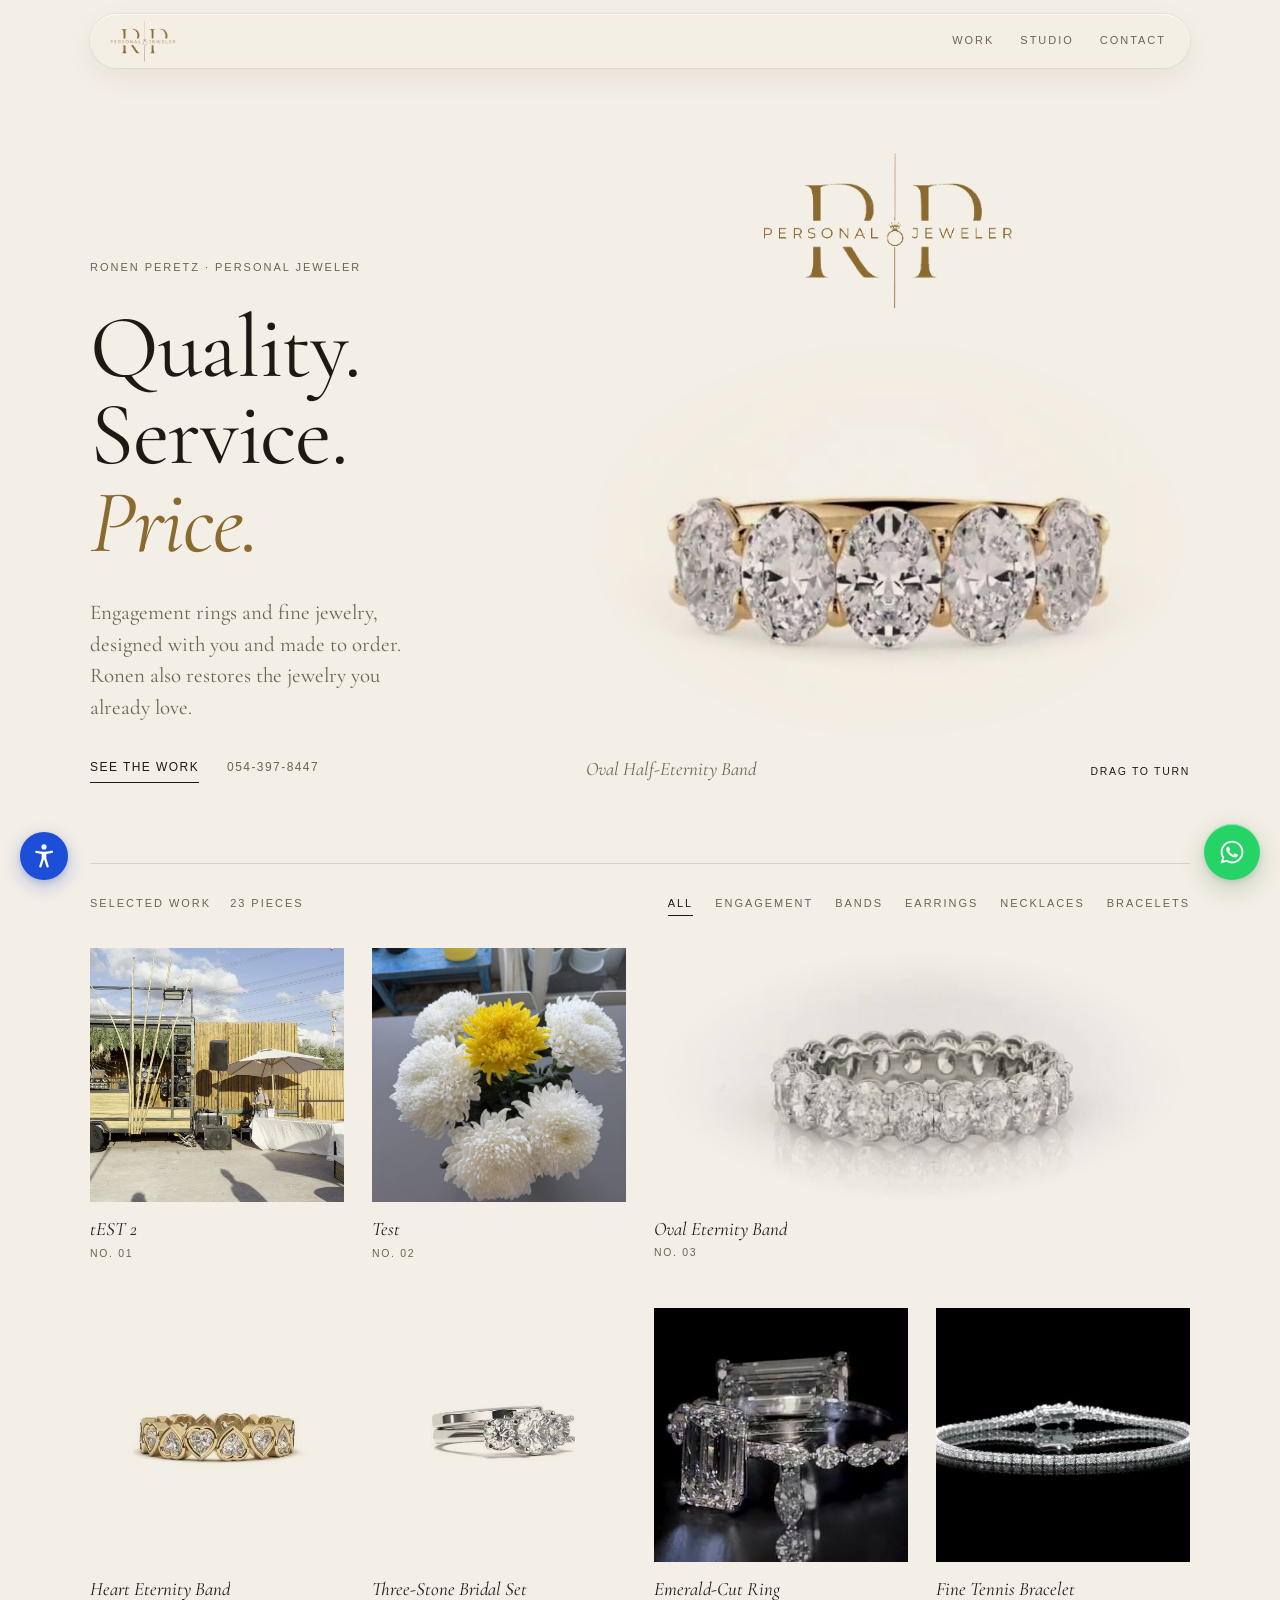
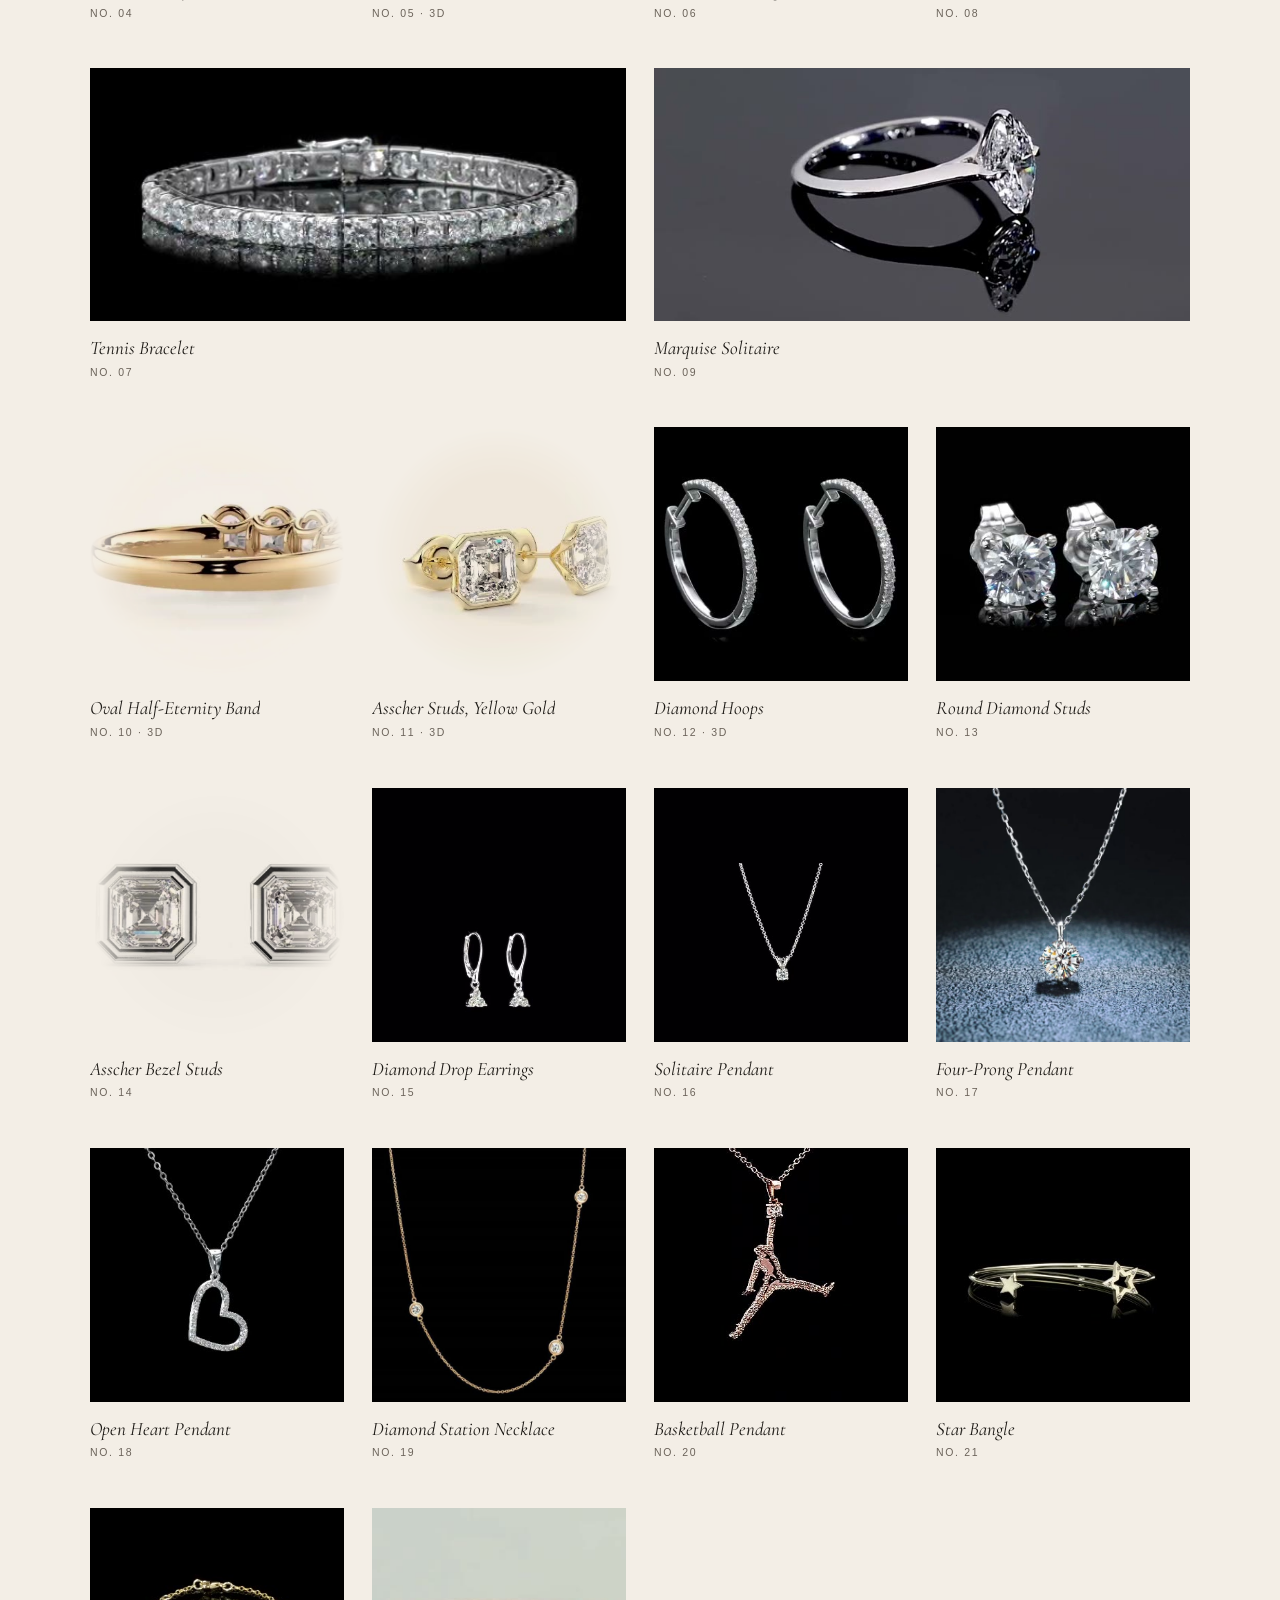
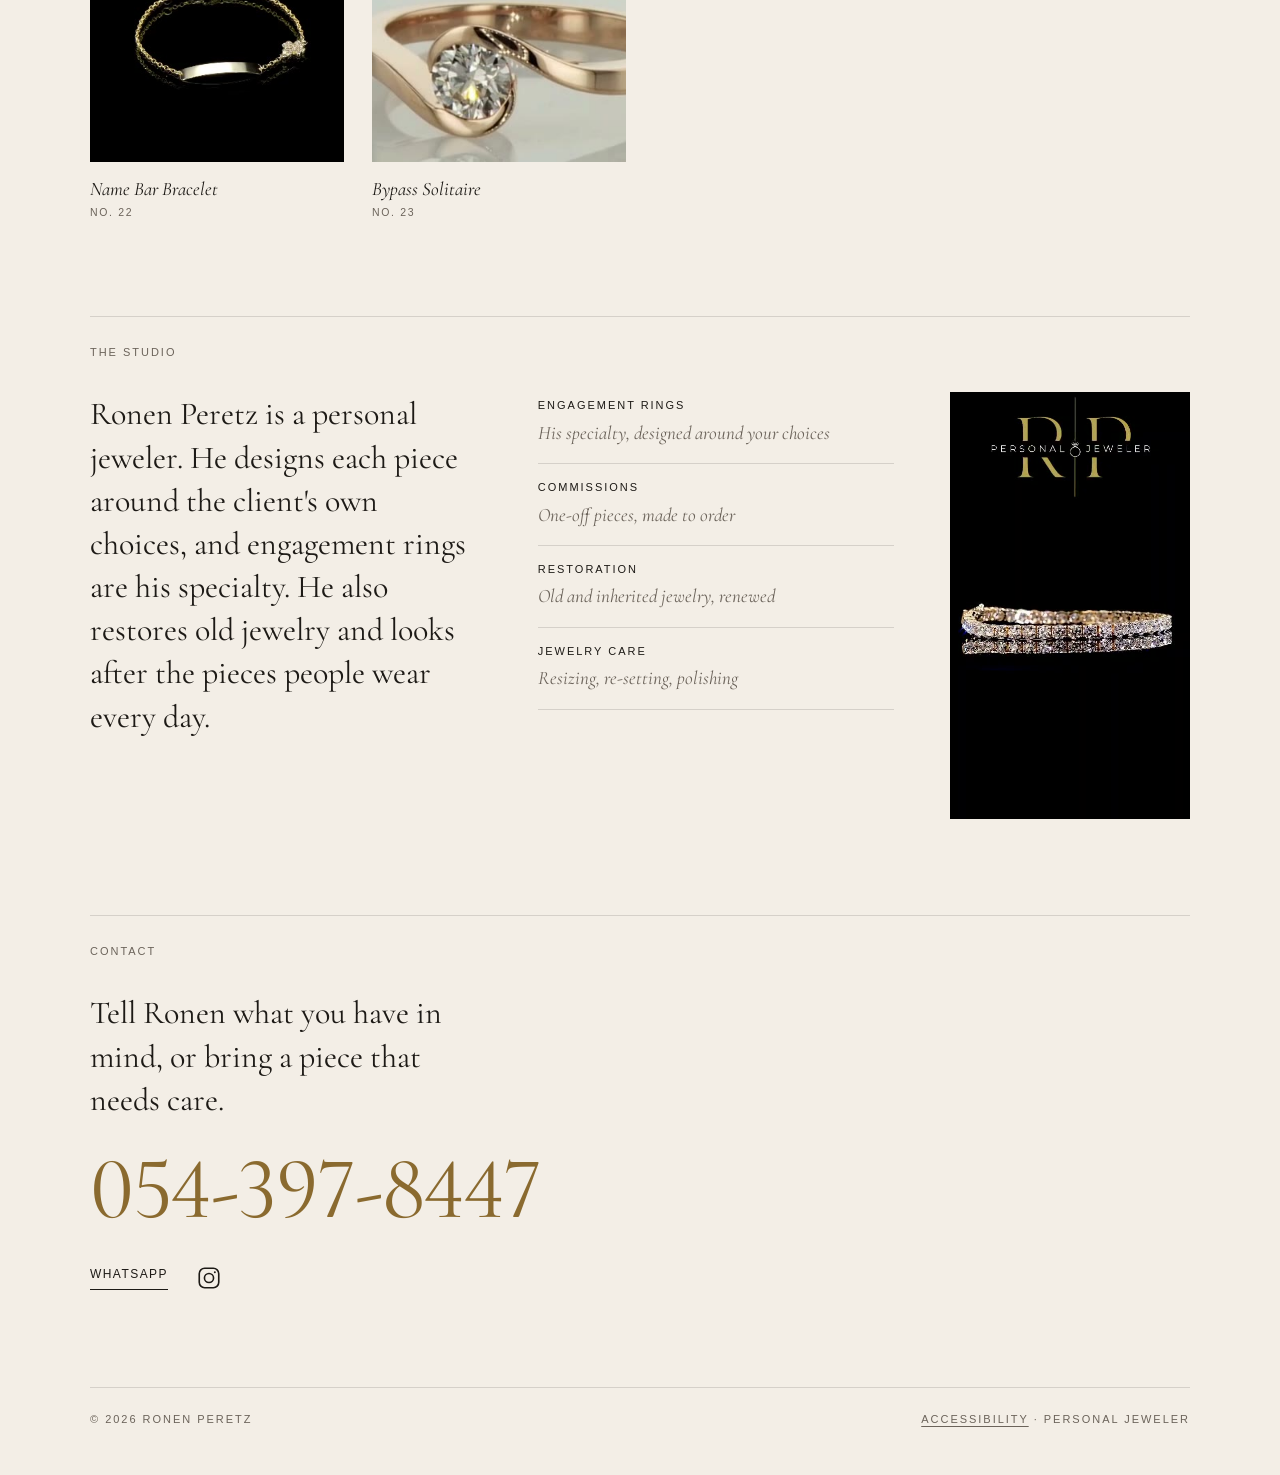
<file: index.html>
<!doctype html>
<html lang="en">
<head>
  <meta charset="utf-8" />
  <meta name="viewport" content="width=device-width, initial-scale=1, viewport-fit=cover" />
  <title>Ronen Peretz · רונן פרץ | Personal Jeweler · תכשיטן אישי</title>
  <meta name="description" content="Ronen Peretz (רונן פרץ), personal jeweler and designer. Engagement rings and fine jewelry designed with you, plus restoration of the pieces you already love. רונן פרץ, תכשיטן ומעצב אישי: טבעות אירוסין, עיצוב אישי, תיקון וחידוש תכשיטים." />
  <meta name="theme-color" content="#f3eee6" />
  <link rel="canonical" href="https://ronenperetz.com/" />
  <meta property="og:type" content="website" />
  <meta property="og:url" content="https://ronenperetz.com/" />
  <meta property="og:site_name" content="Ronen Peretz · רונן פרץ" />
  <meta property="og:title" content="Ronen Peretz · רונן פרץ | Personal Jeweler" />
  <meta property="og:description" content="Quality. Service. Price. Engagement rings and fine jewelry, designed with you and made to order." />
  <meta property="og:image" content="https://ronenperetz.com/assets/media/oval-half-eternity/poster.jpg" />
  <meta property="og:locale" content="en_US" />
  <meta property="og:locale:alternate" content="he_IL" />
  <script type="application/ld+json">
{
  "@context": "https://schema.org",
  "@type": "JewelryStore",
  "name": "Ronen Peretz",
  "alternateName": [
    "רונן פרץ",
    "Ronen Peretz Personal Jeweler",
    "רונן פרץ תכשיטן",
    "RP Personal Jeweler"
  ],
  "description": "Ronen Peretz (רונן פרץ) is a personal jeweler and designer: engagement rings, custom jewelry, restoration and jewelry care.",
  "url": "https://ronenperetz.com/",
  "image": "https://ronenperetz.com/assets/media/oval-half-eternity/poster.jpg",
  "logo": "https://ronenperetz.com/assets/brand/apple-touch-icon.png",
  "telephone": "+972-54-397-8447",
  "address": {
    "@type": "PostalAddress",
    "addressCountry": "IL"
  },
  "sameAs": [
    "https://www.instagram.com/ronen.jewelry/"
  ],
  "knowsAbout": [
    "Engagement rings",
    "Custom jewelry",
    "Jewelry restoration",
    "טבעות אירוסין",
    "עיצוב תכשיטים"
  ]
}
  </script>
  <link rel="icon" href="assets/brand/favicon.png" type="image/png" />
  <link rel="apple-touch-icon" href="assets/brand/apple-touch-icon.png" />
  <link rel="preconnect" href="https://fonts.googleapis.com" />
  <link rel="preconnect" href="https://fonts.gstatic.com" crossorigin />
  <link href="https://fonts.googleapis.com/css2?family=Cormorant+Garamond:ital,wght@0,400;0,500;0,600;1,400;1,500&display=swap" rel="stylesheet" />
  <link rel="stylesheet" href="css/style.css?v=28" />
</head>
<body>
  <a class="skip-link" href="#top">Skip to main content</a>
  <header class="nav">
    <a href="#top" class="mark" aria-label="Ronen Peretz, home"><img src="assets/brand/rp-logo.png" alt="Ronen Peretz, personal jeweler" /></a>
    <nav class="nav-links">
      <a href="#work">Work</a>
      <a href="#studio">Studio</a>
      <a href="#contact">Contact</a>
    </nav>
  </header>

  <main id="top">
    <section class="hero">
      <div class="hero-text">
        <p class="kicker in" style="--d:0" data-site="eyebrow">Ronen Peretz · Personal jeweler</p>
        <h1 class="in" style="--d:1" data-site="headline">Quality. Service. <em>Price.</em></h1>
        <p class="lede in" style="--d:2" data-site="tagline"></p>
        <div class="links in" style="--d:3">
          <a href="#work">See the work</a>
          <a class="quiet" id="hero-phone" href="#contact"></a>
        </div>
      </div>
      <figure class="hero-figure in" style="--d:1">
        <img class="hero-logo" src="assets/brand/rp-logo.png" alt="" />
        <!-- 3D view: frames of one full turn, drawn by the Spinner in main.js -->
        <div class="spinner light" id="hero-spin"></div>
        <figcaption>
          <button class="caption-link" id="hero-open"><span id="hero-caption"></span></button>
          <b class="spin-hint" aria-hidden="true">Drag to turn</b>
        </figcaption>
      </figure>
    </section>

    <section id="work" class="section">
      <div class="section-head">
        <h2 class="label">Selected work <span class="count" id="work-count"></span></h2>
        <div class="filters" role="group" aria-label="Filter by category" id="filters"></div>
      </div>
      <div class="grid" id="grid"></div>
    </section>

    <section id="studio" class="section studio">
      <h2 class="label">The studio</h2>
      <div class="studio-body">
        <p class="studio-text" data-site="about"></p>
        <dl class="services">
          <div><dt>Engagement rings</dt><dd>His specialty, designed around your choices</dd></div>
          <div><dt>Commissions</dt><dd>One-off pieces, made to order</dd></div>
          <div><dt>Restoration</dt><dd>Old and inherited jewelry, renewed</dd></div>
          <div><dt>Jewelry care</dt><dd>Resizing, re-setting, polishing</dd></div>
        </dl>
        <figure class="film">
          <video id="film" muted playsinline loop preload="none" aria-label="Short film of a diamond tennis bracelet"></video>
        </figure>
      </div>
    </section>

    <section id="contact" class="section contact">
      <h2 class="label">Contact</h2>
      <p class="contact-line">Tell Ronen what you have in mind, or bring a piece that needs care.</p>
      <a class="phone" id="contact-phone" href="#"></a>
      <div class="links" id="contact-links"></div>
    </section>
  </main>

  <footer class="footer">
    <span>© <span id="year"></span> <span data-site="name">Ronen Peretz</span></span>
    <span><a href="accessibility.html">Accessibility</a> · Personal jeweler</span>
  </footer>

  <!-- Accessibility menu: built into the site, no third-party plugin -->
  <button class="a11y-fab" id="a11y-fab" type="button" aria-expanded="false" aria-controls="a11y-panel" aria-label="Accessibility options">
    <svg viewBox="0 0 24 24" width="28" height="28" aria-hidden="true" fill="currentColor"><circle cx="12" cy="4.2" r="2.2"/><path d="M4.5 8.2a1 1 0 0 1 1.2-.7c2.1.5 4.2.8 6.3.8s4.2-.3 6.3-.8a1 1 0 1 1 .5 1.9c-1.6.4-3.3.7-4.8.8v3.9l2 6.4a1 1 0 1 1-1.9.6L12.2 15h-.4l-1.9 6.1a1 1 0 1 1-1.9-.6l2-6.4V10.2c-1.6-.1-3.2-.4-4.8-.8a1 1 0 0 1-.7-1.2Z"/></svg>
  </button>
  <div class="a11y-panel" id="a11y-panel" role="dialog" aria-label="Accessibility options" hidden>
    <div class="a11y-head">
      <p class="label">Accessibility</p>
      <button type="button" class="a11y-close" data-a11y-close aria-label="Close accessibility options">
        <svg viewBox="0 0 24 24" width="14" height="14" aria-hidden="true"><path d="M6 6l12 12M18 6L6 18" stroke="currentColor" stroke-width="1.6" stroke-linecap="round"/></svg>
      </button>
    </div>
    <button type="button" data-a11y="pause" aria-pressed="false">Pause animation</button>
    <button type="button" data-a11y="text" aria-pressed="false">Larger text</button>
    <button type="button" data-a11y="contrast" aria-pressed="false">Higher contrast</button>
    <button type="button" data-a11y="links" aria-pressed="false">Underline links</button>
    <button type="button" data-a11y="font" aria-pressed="false">Plain font</button>
    <div class="a11y-foot">
      <button type="button" data-a11y-reset>Reset</button>
      <a href="accessibility.html">Accessibility statement</a>
    </div>
  </div>

  <!-- Floating WhatsApp button (href set from SITE.contact in main.js) -->
  <a class="wa-fab" id="wa-fab" target="_blank" rel="noopener" aria-label="Chat on WhatsApp" hidden>
    <svg viewBox="0 0 32 32" width="28" height="28" aria-hidden="true"><path fill="currentColor" d="M16.04 3C8.86 3 3.03 8.82 3.03 16c0 2.3.6 4.54 1.75 6.52L3 29l6.65-1.74A12.95 12.95 0 0 0 16.04 29C23.2 29 29 23.18 29 16S23.2 3 16.04 3Zm0 23.8c-1.98 0-3.92-.53-5.61-1.53l-.4-.24-3.95 1.03 1.05-3.85-.26-.4A10.76 10.76 0 0 1 5.23 16c0-5.96 4.85-10.8 10.81-10.8 5.95 0 10.78 4.84 10.78 10.8 0 5.96-4.83 10.8-10.78 10.8Zm5.92-8.09c-.32-.16-1.92-.95-2.22-1.06-.3-.11-.51-.16-.73.16-.21.32-.84 1.06-1.03 1.27-.19.22-.38.24-.7.08-.32-.16-1.37-.5-2.6-1.6-.96-.86-1.61-1.92-1.8-2.24-.19-.32-.02-.5.14-.66.15-.14.32-.38.49-.57.16-.19.21-.32.32-.54.11-.21.05-.4-.03-.56-.08-.16-.73-1.76-1-2.41-.26-.63-.53-.55-.73-.56h-.62c-.21 0-.56.08-.86.4-.3.32-1.13 1.1-1.13 2.69 0 1.58 1.16 3.12 1.32 3.33.16.22 2.28 3.48 5.53 4.88.77.33 1.37.53 1.84.68.77.25 1.48.21 2.03.13.62-.09 1.92-.78 2.19-1.54.27-.76.27-1.41.19-1.54-.08-.14-.3-.22-.62-.38Z"/></svg>
  </a>

  <!-- Piece detail sheet -->
  <dialog class="sheet" id="sheet" aria-labelledby="sheet-title">
    <button class="close" id="sheet-close" aria-label="Close">
      <svg viewBox="0 0 24 24" width="16" height="16"><path d="M6 6l12 12M18 6L6 18" stroke="currentColor" stroke-width="1.5" stroke-linecap="round"/></svg>
    </button>
    <div class="sheet-media" id="sheet-media"></div>
    <div class="sheet-body">
      <p class="label" id="sheet-meta"></p>
      <h3 id="sheet-title"></h3>
      <p class="sheet-desc" id="sheet-desc"></p>
      <div class="links sheet-actions">
        <a id="sheet-cta" target="_blank" rel="noopener">Ask Ronen about this piece</a>
      </div>
    </div>
  </dialog>

  <script src="js/pieces.js?v=28"></script>
  <script src="js/main.js?v=28"></script>
</body>
</html>
</file>
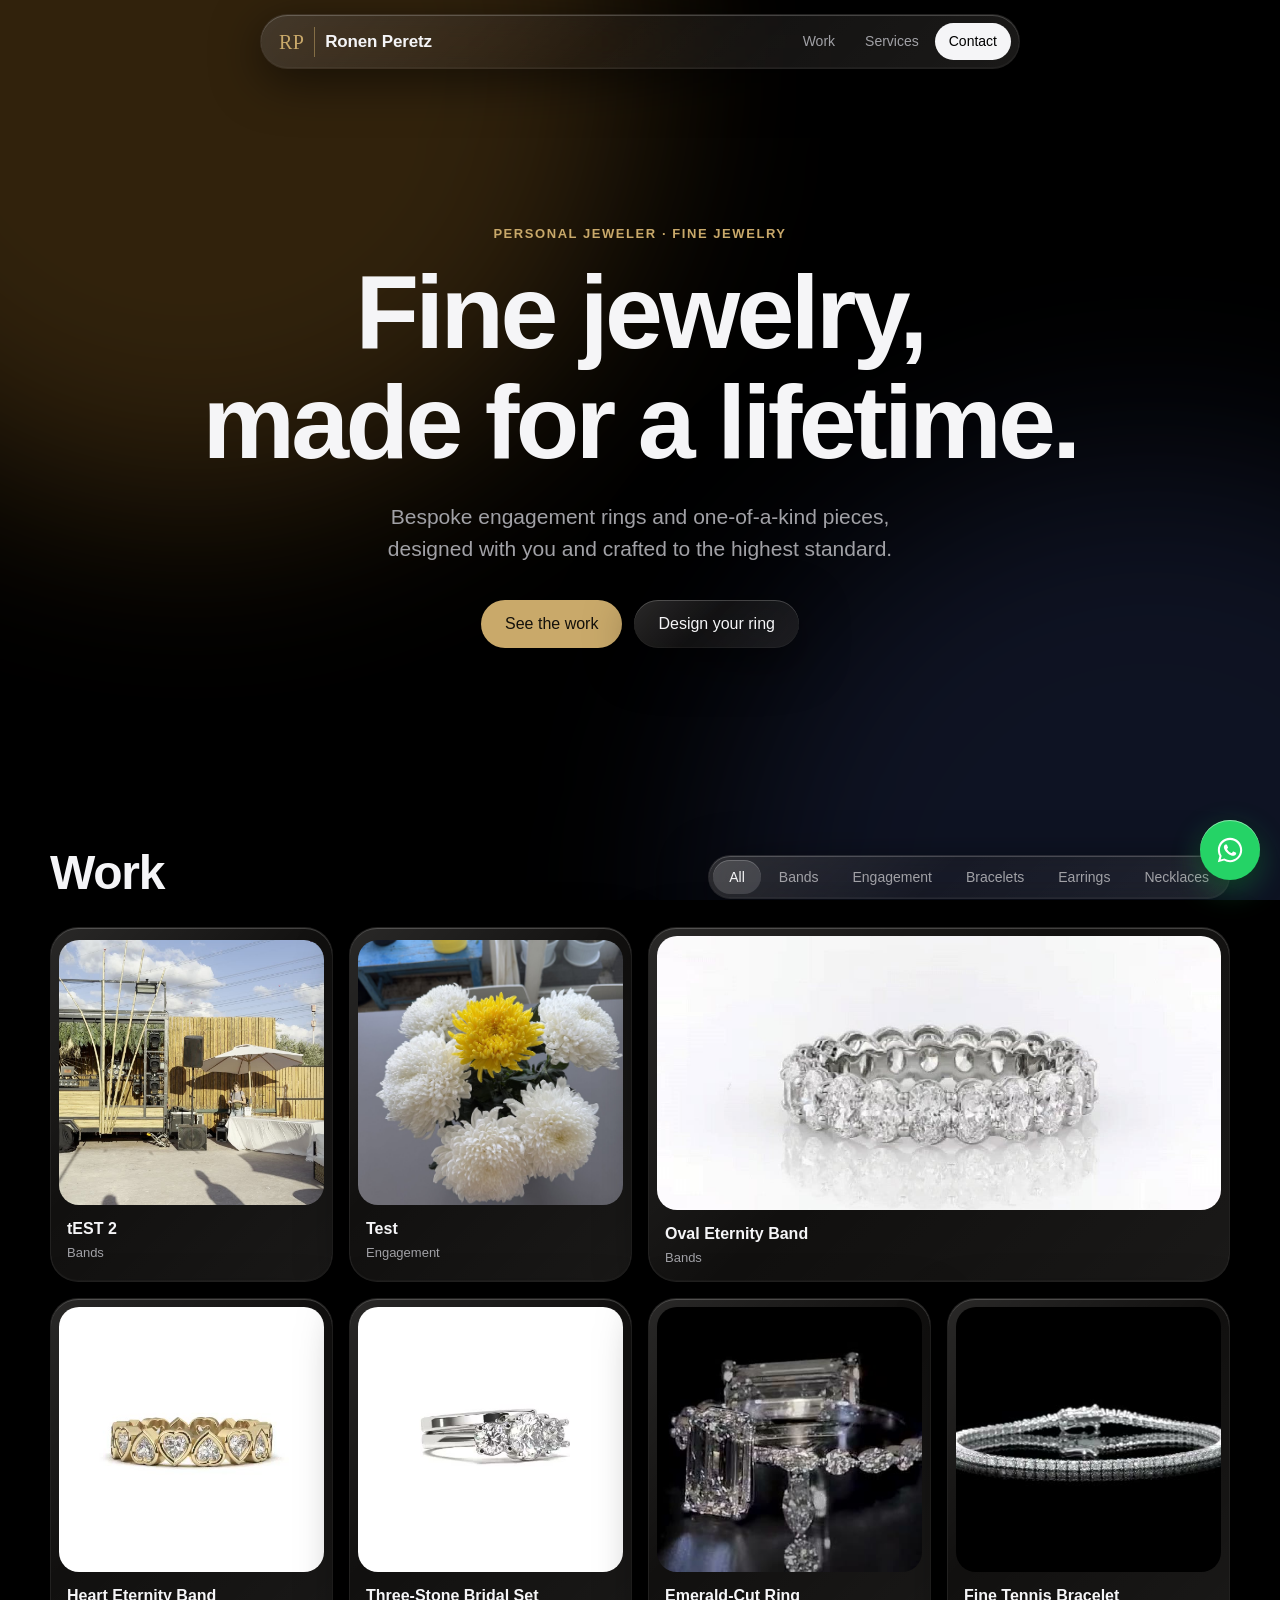
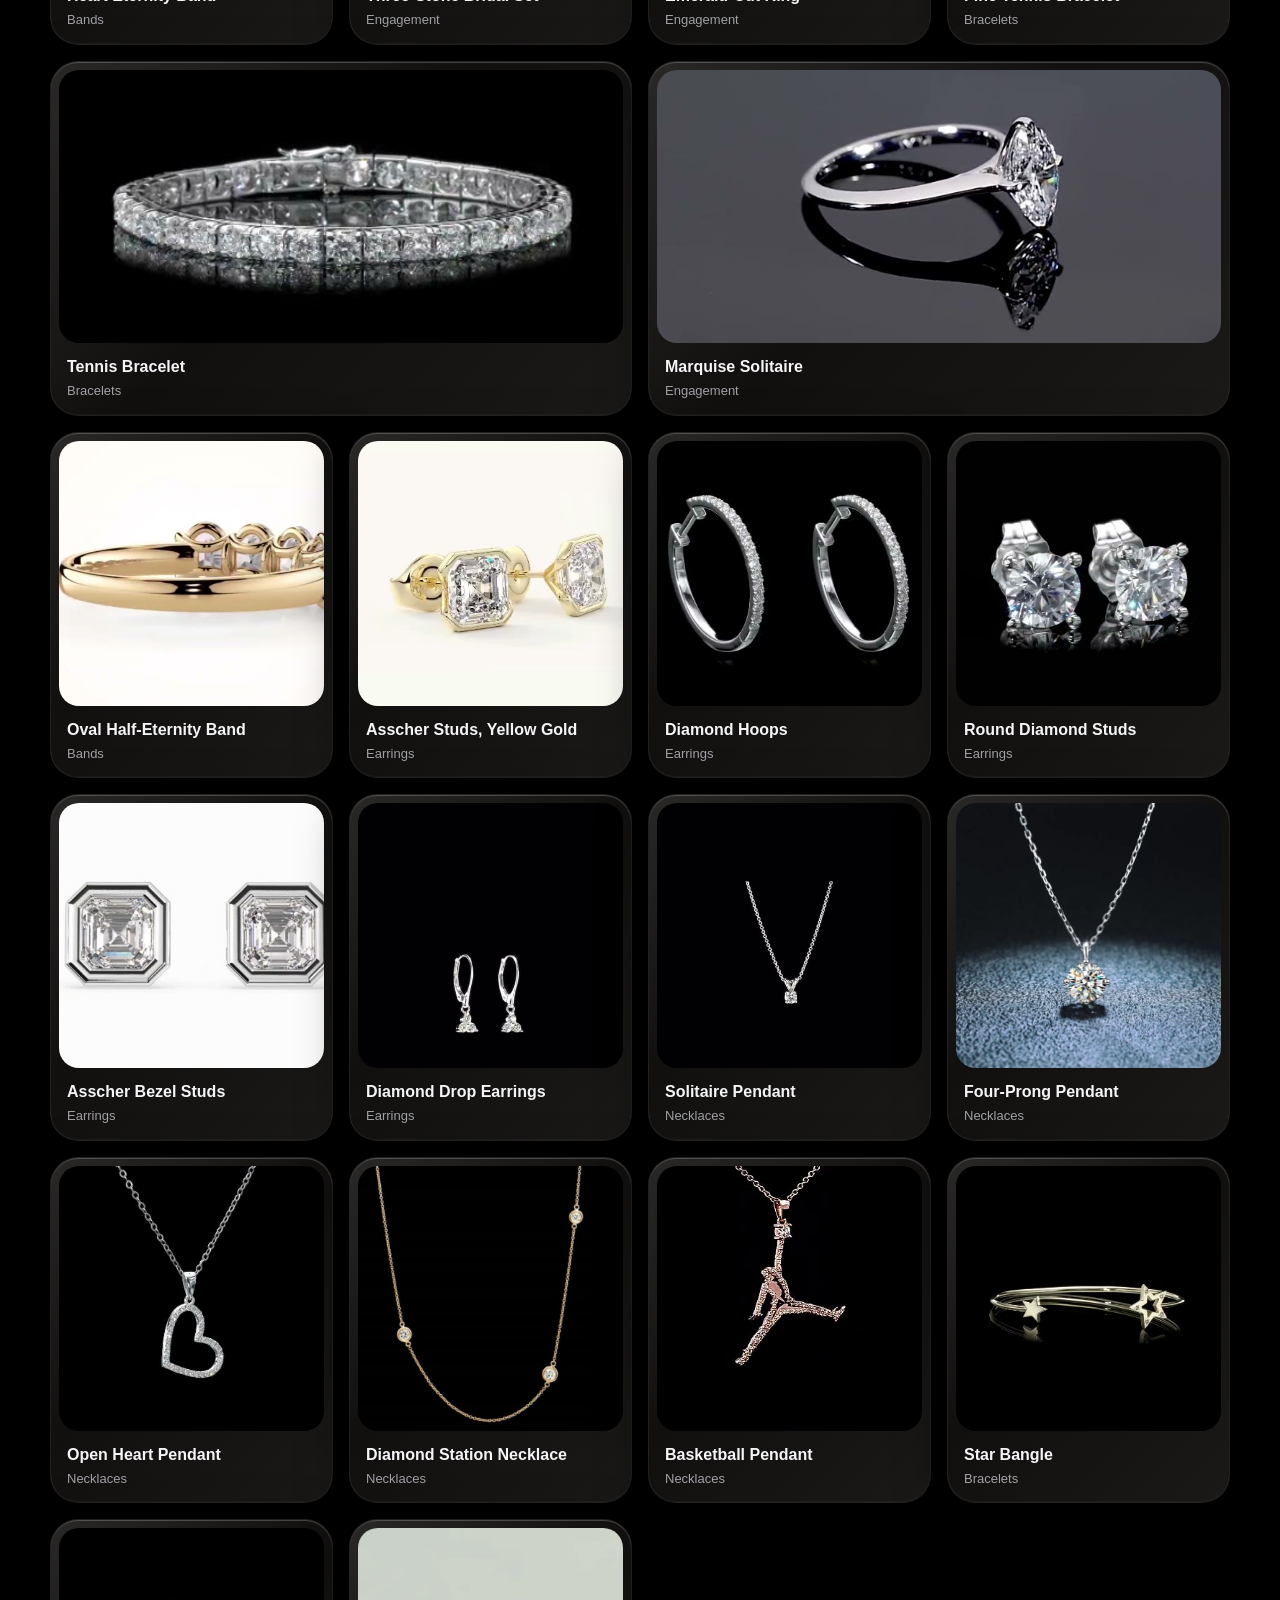
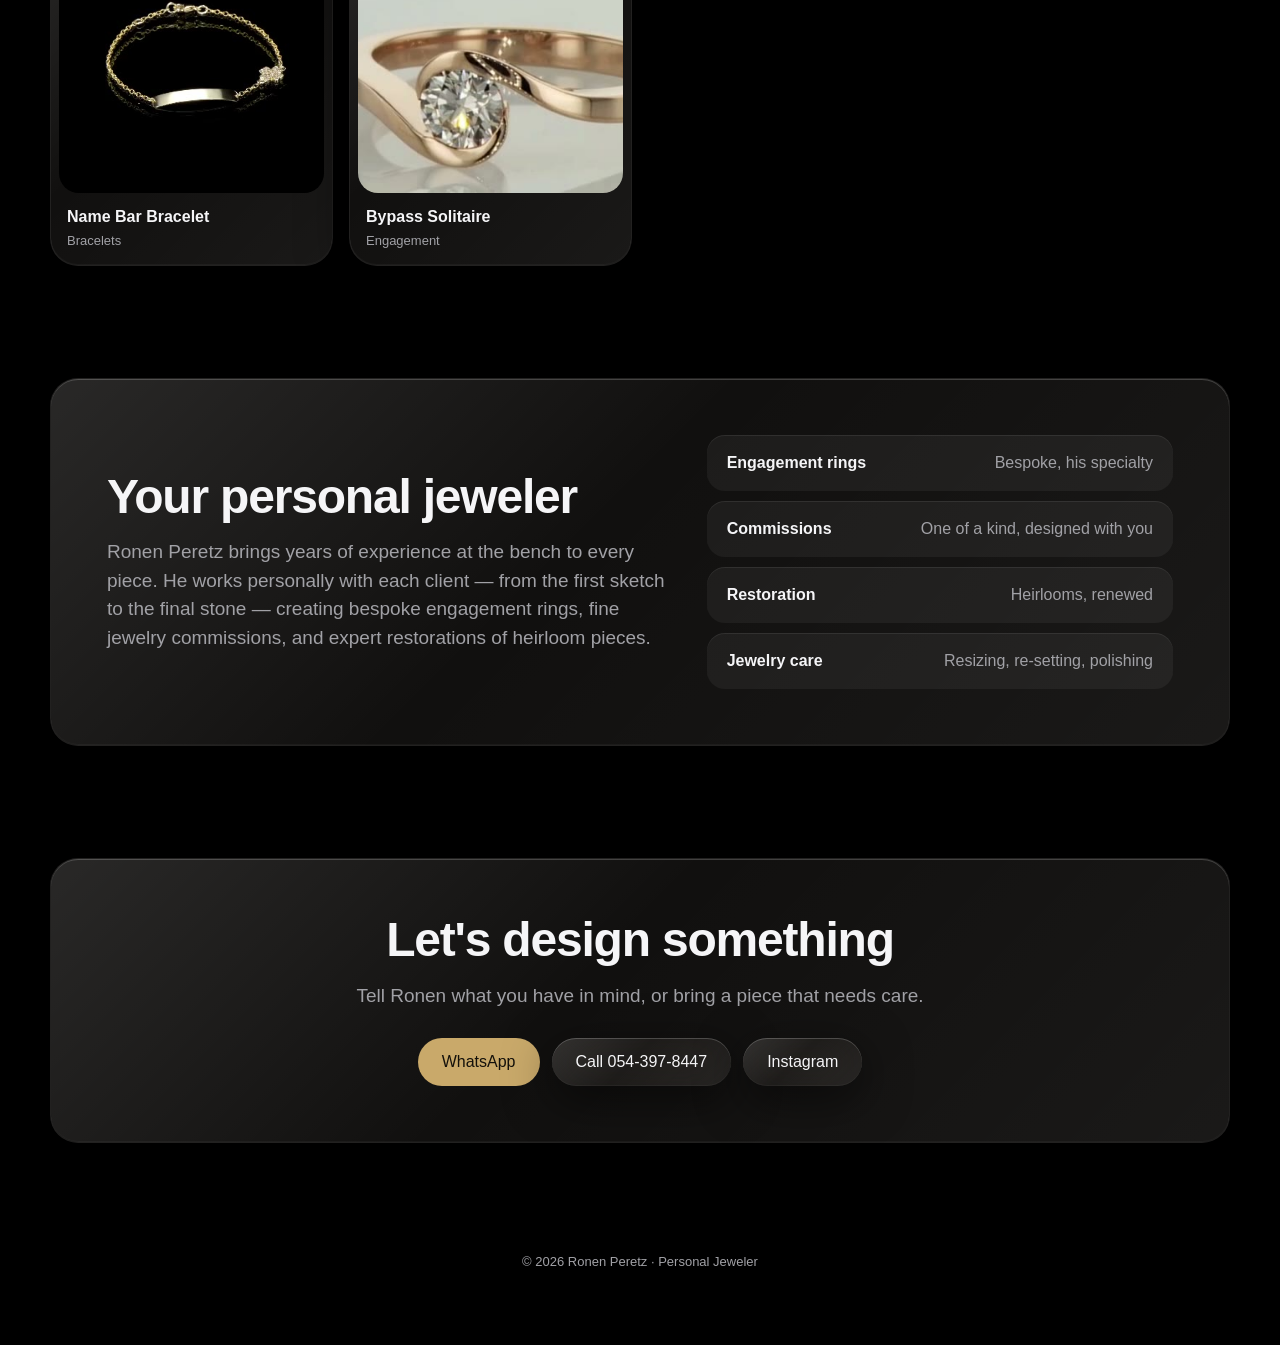
<file: dark/index.html>
<!doctype html>
<html lang="en">
<head>
  <meta charset="utf-8" />
  <meta name="viewport" content="width=device-width, initial-scale=1, viewport-fit=cover" />
  <title>Ronen Peretz · Personal Jeweler</title>
  <meta name="description" content="Ronen Peretz — personal jeweler. Bespoke engagement rings, fine jewelry commissions and heirloom restoration." />
  <meta name="theme-color" content="#000000" />
  <!-- Earlier dark design, kept for comparison. Hidden from search engines so it doesn't compete with the main site. -->
  <meta name="robots" content="noindex" />
  <meta property="og:title" content="Ronen Peretz · Personal Jeweler" />
  <meta property="og:description" content="Bespoke engagement rings, fine jewelry commissions and heirloom restoration." />
  <meta property="og:image" content="../assets/media/oval-half-eternity/poster.jpg" />
  <link rel="icon" href="favicon.svg" type="image/svg+xml" />
  <link rel="stylesheet" href="css/style.css?v=9" />
</head>
<body>
  <!-- Soft color field behind the glass so the blur has something to refract -->
  <div class="backdrop" aria-hidden="true">
    <span class="orb orb-1"></span>
    <span class="orb orb-2"></span>
  </div>

  <header class="nav glass">
    <a href="#top" class="brand"><span class="mono">RP</span><span data-site="name">Ronen Peretz</span></a>
    <nav class="nav-links">
      <a href="#work">Work</a>
      <a href="#services">Services</a>
      <a href="#contact" class="pill">Contact</a>
    </nav>
  </header>

  <main id="top">
    <section class="hero">
      <p class="eyebrow" data-site="eyebrow">Personal Jeweler</p>
      <h1 data-site="headline">Fine jewelry,<br />made for a lifetime.</h1>
      <p class="lede" data-site="tagline"></p>
      <div class="hero-actions">
        <a href="#work" class="btn btn-primary">See the work</a>
        <a href="#contact" class="btn glass">Design your ring</a>
      </div>
    </section>

    <section id="work" class="section">
      <div class="section-head">
        <h2>Work</h2>
        <div class="segmented glass" role="tablist" aria-label="Filter by category" id="filters"></div>
      </div>
      <div class="grid" id="grid"></div>
    </section>

    <section id="services" class="section">
      <div class="about glass">
        <div class="about-text">
          <h2>Your personal jeweler</h2>
          <p data-site="about"></p>
        </div>
        <ul class="facts">
          <li><strong>Engagement rings</strong><span>Bespoke, his specialty</span></li>
          <li><strong>Commissions</strong><span>One of a kind, designed with you</span></li>
          <li><strong>Restoration</strong><span>Heirlooms, renewed</span></li>
          <li><strong>Jewelry care</strong><span>Resizing, re-setting, polishing</span></li>
        </ul>
      </div>
    </section>

    <section id="contact" class="section">
      <div class="contact glass">
        <h2>Let's design something</h2>
        <p>Tell Ronen what you have in mind, or bring a piece that needs care.</p>
        <div class="contact-links" id="contact-links"></div>
      </div>
    </section>
  </main>

  <footer class="footer">
    <p>© <span id="year"></span> <span data-site="name">Ronen Peretz</span> · Personal Jeweler</p>
  </footer>

  <!-- Floating WhatsApp button (href set from SITE.contact in main.js) -->
  <a class="wa-fab" id="wa-fab" target="_blank" rel="noopener" aria-label="Chat on WhatsApp" hidden>
    <svg viewBox="0 0 32 32" width="30" height="30" aria-hidden="true"><path fill="currentColor" d="M16.04 3C8.86 3 3.03 8.82 3.03 16c0 2.3.6 4.54 1.75 6.52L3 29l6.65-1.74A12.95 12.95 0 0 0 16.04 29C23.2 29 29 23.18 29 16S23.2 3 16.04 3Zm0 23.8c-1.98 0-3.92-.53-5.61-1.53l-.4-.24-3.95 1.03 1.05-3.85-.26-.4A10.76 10.76 0 0 1 5.23 16c0-5.96 4.85-10.8 10.81-10.8 5.95 0 10.78 4.84 10.78 10.8 0 5.96-4.83 10.8-10.78 10.8Zm5.92-8.09c-.32-.16-1.92-.95-2.22-1.06-.3-.11-.51-.16-.73.16-.21.32-.84 1.06-1.03 1.27-.19.22-.38.24-.7.08-.32-.16-1.37-.5-2.6-1.6-.96-.86-1.61-1.92-1.8-2.24-.19-.32-.02-.5.14-.66.15-.14.32-.38.49-.57.16-.19.21-.32.32-.54.11-.21.05-.4-.03-.56-.08-.16-.73-1.76-1-2.41-.26-.63-.53-.55-.73-.56h-.62c-.21 0-.56.08-.86.4-.3.32-1.13 1.1-1.13 2.69 0 1.58 1.16 3.12 1.32 3.33.16.22 2.28 3.48 5.53 4.88.77.33 1.37.53 1.84.68.77.25 1.48.21 2.03.13.62-.09 1.92-.78 2.19-1.54.27-.76.27-1.41.19-1.54-.08-.14-.3-.22-.62-.38Z"/></svg>
  </a>

  <!-- Piece detail sheet -->
  <dialog class="sheet glass" id="sheet" aria-labelledby="sheet-title">
    <button class="close glass" id="sheet-close" aria-label="Close">
      <svg viewBox="0 0 24 24" width="18" height="18"><path d="M6 6l12 12M18 6L6 18" stroke="currentColor" stroke-width="2" stroke-linecap="round"/></svg>
    </button>
    <div class="sheet-media">
      <img id="sheet-img" alt="" />
      <div class="thumbs" id="sheet-thumbs"></div>
    </div>
    <div class="sheet-body">
      <p class="eyebrow" id="sheet-cat"></p>
      <h3 id="sheet-title"></h3>
      <p id="sheet-desc"></p>
      <div class="sheet-actions">
        <a class="btn btn-primary" id="sheet-cta" target="_blank" rel="noopener">Ask about this piece</a>
        <a class="btn glass" id="sheet-ig" target="_blank" rel="noopener">Watch the video</a>
      </div>
    </div>
  </dialog>

  <script src="js/pieces.js?v=9"></script>
  <script src="js/main.js?v=9"></script>
</body>
</html>
</file>
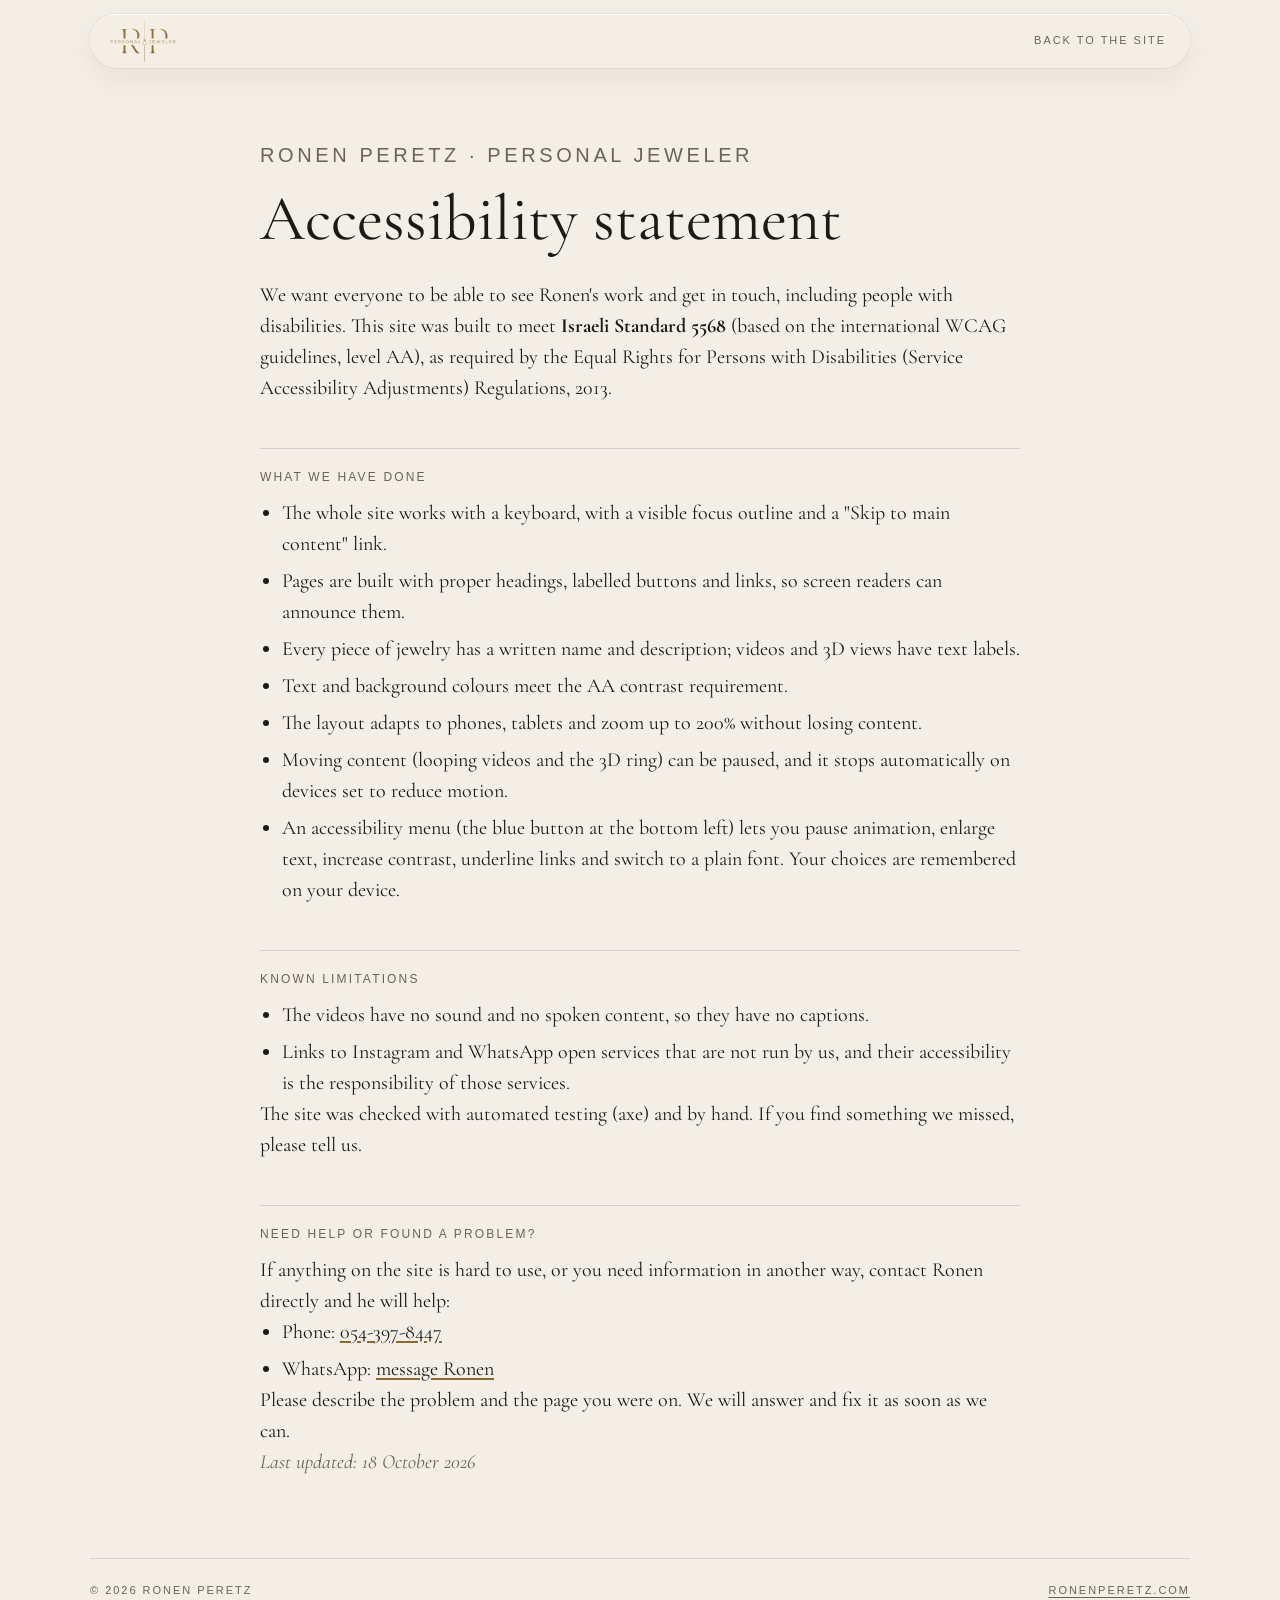
<file: accessibility.html>
<!doctype html>
<html lang="en">
<head>
  <meta charset="utf-8" />
  <meta name="viewport" content="width=device-width, initial-scale=1, viewport-fit=cover" />
  <title>Accessibility Statement · Ronen Peretz</title>
  <meta name="description" content="Accessibility statement for ronenperetz.com: the adjustments made, known limitations, and how to ask for help." />
  <meta name="theme-color" content="#f3eee6" />
  <link rel="canonical" href="https://ronenperetz.com/accessibility.html" />
  <link rel="icon" href="assets/brand/favicon.png" type="image/png" />
  <link rel="preconnect" href="https://fonts.googleapis.com" />
  <link rel="preconnect" href="https://fonts.gstatic.com" crossorigin />
  <link href="https://fonts.googleapis.com/css2?family=Cormorant+Garamond:ital,wght@0,400;0,500;0,600;1,400;1,500&display=swap" rel="stylesheet" />
  <link rel="stylesheet" href="css/style.css?v=28" />
  <style>
    .statement { width: min(760px, calc(100% - 40px)); margin: 0 auto; padding: 140px 0 80px; }
    .statement h1 { font-weight: 400; font-size: clamp(40px, 6vw, 64px); line-height: 1.05; margin: 14px 0 28px; }
    .statement h2 { font: 500 12px/1.4 var(--sans); letter-spacing: 0.18em; text-transform: uppercase; color: var(--soft); margin: 44px 0 12px; padding-top: 20px; border-top: 1px solid var(--rule); }
    .statement p, .statement li { font-size: 20px; line-height: 1.55; }
    .statement ul { padding-left: 22px; margin: 0; }
    .statement li + li { margin-top: 6px; }
    .statement a { color: var(--ink); text-decoration: underline; text-decoration-color: var(--gold); text-underline-offset: 3px; }
    .statement .updated { color: var(--soft); font-style: italic; }
  </style>
</head>
<body>
  <a class="skip-link" href="#content">Skip to main content</a>
  <header class="nav">
    <a href="./" class="mark" aria-label="Ronen Peretz, home"><img src="assets/brand/rp-logo.png" alt="Ronen Peretz, personal jeweler" /></a>
    <nav class="nav-links"><a href="./">Back to the site</a></nav>
  </header>

  <main id="content" class="statement">
    <p class="label">Ronen Peretz · Personal jeweler</p>
    <h1>Accessibility statement</h1>
    <p>We want everyone to be able to see Ronen's work and get in touch, including people with disabilities. This site was built to meet <strong>Israeli Standard 5568</strong> (based on the international WCAG guidelines, level AA), as required by the Equal Rights for Persons with Disabilities (Service Accessibility Adjustments) Regulations, 2013.</p>

    <h2>What we have done</h2>
    <ul>
      <li>The whole site works with a keyboard, with a visible focus outline and a "Skip to main content" link.</li>
      <li>Pages are built with proper headings, labelled buttons and links, so screen readers can announce them.</li>
      <li>Every piece of jewelry has a written name and description; videos and 3D views have text labels.</li>
      <li>Text and background colours meet the AA contrast requirement.</li>
      <li>The layout adapts to phones, tablets and zoom up to 200% without losing content.</li>
      <li>Moving content (looping videos and the 3D ring) can be paused, and it stops automatically on devices set to reduce motion.</li>
      <li>An accessibility menu (the blue button at the bottom left) lets you pause animation, enlarge text, increase contrast, underline links and switch to a plain font. Your choices are remembered on your device.</li>
    </ul>

    <h2>Known limitations</h2>
    <ul>
      <li>The videos have no sound and no spoken content, so they have no captions.</li>
      <li>Links to Instagram and WhatsApp open services that are not run by us, and their accessibility is the responsibility of those services.</li>
    </ul>
    <p>The site was checked with automated testing (axe) and by hand. If you find something we missed, please tell us.</p>

    <h2>Need help or found a problem?</h2>
    <p>If anything on the site is hard to use, or you need information in another way, contact Ronen directly and he will help:</p>
    <ul>
      <li>Phone: <a href="tel:0543978447">054-397-8447</a></li>
      <li>WhatsApp: <a href="https://wa.me/972543978447" target="_blank" rel="noopener">message Ronen</a></li>
    </ul>
    <p>Please describe the problem and the page you were on. We will answer and fix it as soon as we can.</p>

    <p class="updated">Last updated: 18 October 2026</p>
  </main>

  <footer class="footer">
    <span>© <span id="year">2026</span> Ronen Peretz</span>
    <span><a href="./">ronenperetz.com</a></span>
  </footer>
</body>
</html>
</file>
<file: css/style.css>
/* ─────────────────────────────────────────────────────────────
   Atelier: a light, editorial catalogue. Warm paper, a serif voice,
   photographs presented like prints, small caps for the details.
   The only glass left is the floating nav.
   ───────────────────────────────────────────────────────────── */

:root {
  color-scheme: light;

  --bg: #f3eee6;      /* warm paper */
  --bg-deep: #ebe4d8; /* behind images while they load */
  --ink: #1d1a16;
  --soft: #6b635a;
  --gold: #8a6a2f;
  --rule: rgba(29, 26, 22, 0.14);

  --serif: "Cormorant Garamond", "Times New Roman", serif;
  --sans: -apple-system, BlinkMacSystemFont, "Helvetica Neue", Arial, sans-serif;
  --ease-out: cubic-bezier(0.23, 1, 0.32, 1);
  --page: min(1100px, calc(100% - 48px));
}

* { box-sizing: border-box; }
html { scroll-behavior: smooth; scroll-padding-top: 88px; }
body {
  margin: 0;
  background: var(--bg);
  color: var(--ink);
  font: 400 19px/1.55 var(--serif);
  -webkit-font-smoothing: antialiased;
}
img { display: block; max-width: 100%; }
a { color: inherit; text-decoration: none; }
h1, h2, h3, p, figure, dl, dd { margin: 0; }
button { font: inherit; color: inherit; }
:focus-visible { outline: 1px solid var(--gold); outline-offset: 4px; }

/* Small caps label: the "printed catalogue" detail */
.label, .kicker, .nav-links, .filters button, .card-meta, .links, .services dt, .footer {
  font: 500 11px/1.4 var(--sans);
  letter-spacing: 0.18em;
  text-transform: uppercase;
}
.label, .kicker { color: var(--soft); }

/* Text links, underlined, instead of pill buttons */
.links { display: flex; flex-wrap: wrap; gap: 14px 28px; font-size: 12px; letter-spacing: 0.12em; }
.links a { padding-bottom: 6px; border-bottom: 1px solid currentColor; transition: color 150ms ease, border-color 150ms ease; }
.links a:hover { color: var(--gold); }
.links a.quiet { border-color: transparent; color: var(--soft); }
.links a.quiet:hover { color: var(--ink); }
.links a:active { transform: translateY(1px); }
.links { align-items: center; }
.links a.icon-link { display: inline-flex; padding: 0; border: 0; } /* icon instead of an underlined word */
.links a.icon-link svg { display: block; }

/* First-visit entrance: a short stagger, once per page load */
.in { animation: rise 600ms var(--ease-out) backwards; animation-delay: calc(var(--d, 0) * 70ms); }
@keyframes rise { from { opacity: 0; transform: translateY(8px); } }

/* ── Nav: the one piece of liquid glass ─────────────────── */
.nav {
  position: fixed;
  top: max(14px, env(safe-area-inset-top));
  left: 50%;
  transform: translateX(-50%);
  z-index: 10;
  width: var(--page);
  display: flex;
  align-items: center;
  justify-content: space-between;
  padding: 10px 14px 10px 20px;
  border-radius: 999px;
  background: rgba(243, 238, 230, 0.55);
  -webkit-backdrop-filter: blur(20px) saturate(160%);
  backdrop-filter: blur(20px) saturate(160%);
  box-shadow: inset 0 1px 0 rgba(255, 255, 255, 0.8), 0 0 0 1px rgba(29, 26, 22, 0.05), 0 10px 30px rgba(60, 40, 10, 0.06);
  transition: background-color 300ms ease;
}
.nav.scrolled { background: rgba(243, 238, 230, 0.82); }
.mark { display: block; margin: -4px 0; }
.mark img { height: 42px; width: auto; }
.nav-links { display: flex; gap: 6px; color: var(--soft); }
.nav-links a { padding: 8px 10px; transition: color 150ms ease; }
.nav-links a:hover { color: var(--ink); }
@media (prefers-reduced-transparency: reduce) {
  .nav { background: var(--bg); -webkit-backdrop-filter: none; backdrop-filter: none; }
}

/* ── Hero ───────────────────────────────────────────────── */
.hero {
  width: var(--page);
  margin: 0 auto;
  padding: 150px 0 80px;
  display: grid;
  grid-template-columns: 5fr 7fr;
  gap: 64px;
  align-items: end;
}
.kicker { margin-bottom: 28px; }
.hero h1 {
  font-weight: 400;
  font-size: clamp(52px, 7vw, 96px);
  line-height: 0.98;
  letter-spacing: -0.015em;
}
.hero h1 em { color: var(--gold); }
.lede { font-size: 21px; line-height: 1.5; color: var(--soft); max-width: 32ch; margin: 30px 0 36px; }
/* Hero: his logo above a piece you can turn in 3D, straight on the paper */
.hero-figure { display: flex; flex-direction: column; align-items: center; }
.hero-logo { width: 42%; height: auto; margin-bottom: 4%; }
.hero-figure .spinner { width: 100%; }
.hero-figure figcaption { width: 100%; }

/* ── 3D spinner ─────────────────────────────────────────── */
.spinner {
  position: relative;
  cursor: grab;
  touch-action: pan-y; /* horizontal drags turn the piece; vertical swipes still scroll the page */
  user-select: none;
  -webkit-user-select: none;
  -webkit-tap-highlight-color: transparent;
  outline-offset: 6px;
}
.spinner.grabbing { cursor: grabbing; }
.spinner canvas { display: block; width: 100%; }
/* Pieces shot on white: multiply makes the white vanish into the paper */
.light canvas, .light video, .light img {
  mix-blend-mode: multiply;
  /* Feather the edges: the studio white isn't perfectly even, so fade it out instead of showing a box */
  -webkit-mask-image: radial-gradient(ellipse 50% 50% at 50% 50%, #000 62%, transparent 100%);
  mask-image: radial-gradient(ellipse 50% 50% at 50% 50%, #000 62%, transparent 100%);
}
.spin-hint { color: var(--soft); }
.caption-link {
  padding: 0;
  border: 0;
  background: none;
  font: italic 400 19px/1.4 var(--serif);
  color: var(--soft);
  cursor: pointer;
  text-align: left;
  transition: color 150ms ease;
}
.caption-link:hover { color: var(--ink); }

figcaption, .card-label {
  display: flex;
  justify-content: space-between;
  align-items: baseline;
  gap: 16px;
  margin-top: 12px;
}
figcaption span { font-style: italic; color: var(--soft); }
figcaption b, .card-meta, .spin-hint { font: 500 10.5px/1.4 var(--sans); letter-spacing: 0.16em; text-transform: uppercase; color: var(--ink); white-space: nowrap; }

/* ── Sections ───────────────────────────────────────────── */
.section { width: var(--page); margin: 0 auto; padding: 28px 0 96px; border-top: 1px solid var(--rule); }
.section-head { display: flex; justify-content: space-between; align-items: baseline; gap: 20px; flex-wrap: wrap; margin-bottom: 32px; }
.count { margin-left: 14px; color: var(--soft); }

/* Filters: plain words, the active one underlined */
.filters { display: flex; gap: 4px 22px; flex-wrap: wrap; }
.filters button {
  padding: 4px 0;
  border: 0;
  border-bottom: 1px solid transparent;
  background: none;
  color: var(--soft);
  cursor: pointer;
  transition: color 150ms ease, border-color 150ms ease;
}
.filters button:hover { color: var(--ink); }
.filters button[aria-pressed="true"] { color: var(--ink); border-color: var(--ink); }

/* ── Work grid: photographs as prints, no boxes ─────────── */
.grid { display: grid; grid-template-columns: repeat(4, minmax(0, 1fr)); grid-auto-flow: dense; gap: 48px 28px; }
.card {
  display: block;
  width: 100%;
  padding: 0;
  border: 0;
  background: none;
  text-align: left;
  cursor: zoom-in;
  /* backwards, not both: a transform left on the card would isolate it and stop light pieces blending into the paper */
  animation: rise 300ms var(--ease-out) backwards;
  animation-delay: calc(var(--i) * 35ms);
  transition: transform 160ms var(--ease-out);
}
.card:active { transform: scale(0.985); }
.card.wide { grid-column: span 2; }
.card-media { position: relative; aspect-ratio: 1; overflow: hidden; background: #000; }
.card-media.light { background: none; }
/* Two square cells + one gap, so wide and square pieces line up row by row */
.card.wide .card-media { aspect-ratio: 2.12; }
.card-media img, .card-media video { display: block; width: 100%; height: 100%; object-fit: cover; transition: transform 300ms var(--ease-out); }
.card-media img.missing { visibility: hidden; } /* broken photo: keep the paper frame, hide the broken-image icon */
/* Smooth loading: the still fades in once decoded. A clip sits on top, never hidden (iPhones won't play a
   hidden video); it's see-through until it has a frame, then the still steps aside */
.card-media img { opacity: 0; transition: opacity 450ms var(--ease-out), transform 300ms var(--ease-out); }
.card-media img.ready { opacity: 1; }
.card-media video { position: absolute; inset: 0; }
.card-media.live img { visibility: hidden; } /* light pieces multiply into the paper: don't stack the still under the clip */
@media (hover: hover) and (pointer: fine) {
  .card:hover .card-media img, .card:hover .card-media video { transform: scale(1.03); }
}
.card-label { flex-direction: column; align-items: flex-start; gap: 2px; min-width: 0; }
.card-title { max-width: 100%; font-size: 19px; font-style: italic; min-width: 0; overflow: hidden; text-overflow: ellipsis; white-space: nowrap; }
.card-meta { color: var(--soft); }

/* ── Studio ─────────────────────────────────────────────── */
.studio-body { display: grid; grid-template-columns: 1.1fr 1fr minmax(180px, 240px); gap: 56px; margin-top: 32px; align-items: start; }
.film { background: #000; aspect-ratio: 9 / 16; }
.film video { display: block; width: 100%; height: 100%; object-fit: cover; }
.studio-text { font-size: clamp(24px, 2.6vw, 32px); line-height: 1.35; }
.services div { padding: 16px 0; border-bottom: 1px solid var(--rule); }
.services div:first-child { padding-top: 6px; }
.services dt { color: var(--ink); margin-bottom: 4px; }
.services dd { color: var(--soft); font-style: italic; }

/* ── Contact ────────────────────────────────────────────── */
.contact-line { font-size: clamp(24px, 2.6vw, 32px); line-height: 1.35; max-width: 26ch; margin: 32px 0 24px; }
.phone {
  display: inline-block;
  font-size: clamp(44px, 7vw, 88px);
  line-height: 1;
  letter-spacing: -0.01em;
  color: var(--gold);
  margin-bottom: 32px;
  font-variant-numeric: lining-nums;
  transition: color 150ms ease;
}
.phone:hover { color: var(--ink); }

.footer {
  width: var(--page);
  margin: 0 auto;
  padding: 24px 0 48px;
  border-top: 1px solid var(--rule);
  display: flex;
  justify-content: space-between;
  color: var(--soft);
}

/* ── Floating WhatsApp button ───────────────────────────── */
.wa-fab {
  position: fixed;
  right: max(20px, env(safe-area-inset-right));
  bottom: max(20px, env(safe-area-inset-bottom));
  z-index: 20;
  width: 56px;
  height: 56px;
  display: grid;
  place-items: center;
  border-radius: 50%;
  color: #fff;
  background: #25d366;
  box-shadow: 0 8px 24px rgba(37, 120, 60, 0.25), 0 2px 6px rgba(0, 0, 0, 0.12), inset 0 1px 0 rgba(255, 255, 255, 0.45);
  animation: fab-in 300ms var(--ease-out) 500ms backwards; /* backwards: don't pin transform after, so :hover/:active still scale */
  transition: transform 140ms var(--ease-out);
}
.wa-fab[hidden] { display: none; }
.wa-fab:active { transform: scale(0.92); }
@media (hover: hover) and (pointer: fine) {
  .wa-fab:hover { transform: scale(1.06); }
}
@keyframes fab-in { from { opacity: 0; transform: scale(0.9); } }

/* ── Detail sheet: a page from the catalogue ────────────── */
.sheet {
  position: fixed;
  inset: 0;
  margin: auto;
  height: fit-content;
  width: min(980px, calc(100% - 24px));
  max-height: calc(100dvh - 48px);
  padding: 0;
  border: 0;
  border-radius: 4px;
  background: var(--bg);
  color: var(--ink);
  box-shadow: 0 30px 80px rgba(40, 28, 10, 0.25);
  overflow: auto;
  display: none;
  grid-template-columns: 1.1fr 1fr;
}
.sheet[open] { display: grid; }
.sheet::backdrop { background: rgba(29, 26, 22, 0.35); -webkit-backdrop-filter: blur(6px); backdrop-filter: blur(6px); }
.sheet-media { padding: 14px; display: flex; flex-direction: column; justify-content: center; gap: 10px; }
.sheet-media > img, .sheet-media > video { display: block; width: 100%; aspect-ratio: 1; object-fit: cover; background: #000; }
.sheet-media.light > img, .sheet-media.light > video { background: none; object-fit: contain; }
.sheet-media .spin-hint { text-align: center; margin: 0; }
.sheet-body { padding: 56px 40px 36px 24px; display: flex; flex-direction: column; }
.sheet-body h3 { font-weight: 400; font-size: 44px; line-height: 1.05; margin: 18px 0 18px; }
.sheet-desc { color: var(--soft); font-size: 20px; margin-bottom: 32px; }
.sheet-actions { margin-top: auto; }
.close {
  position: absolute;
  top: 16px;
  right: 16px;
  z-index: 2;
  width: 36px;
  height: 36px;
  display: grid;
  place-items: center;
  border: 1px solid var(--rule);
  border-radius: 50%;
  background: var(--bg);
  cursor: pointer;
  transition: transform 140ms var(--ease-out), border-color 150ms ease;
}
.close:hover { border-color: var(--ink); }
.close:active { transform: scale(0.92); }

/* ── Smaller screens ────────────────────────────────────── */
@media (max-width: 980px) {
  .grid { grid-template-columns: repeat(2, minmax(0, 1fr)); }
}
@media (max-width: 760px) {
  :root { --page: calc(100% - 40px); }
  .hero { grid-template-columns: 1fr; gap: 44px; padding-top: 112px; }
  .studio-body { grid-template-columns: 1fr; gap: 32px; }
  .film { width: min(280px, 70%); }
  .sheet { grid-template-columns: 1fr; }
  .sheet-body { padding: 8px 22px 26px; }
  .sheet-body h3 { font-size: 36px; }
}
@media (max-width: 560px) {
  .grid { grid-template-columns: 1fr; gap: 40px; }
  .card.wide { grid-column: auto; }
  .card.wide .card-media { aspect-ratio: 16 / 9; }
  .footer { padding-bottom: 96px; flex-direction: column; gap: 8px; } /* keep clear of the floating buttons */
  .nav-links { gap: 0; }
}

/* ── Skip link: first stop for keyboard users ───────────── */
.skip-link {
  position: fixed;
  top: max(12px, env(safe-area-inset-top));
  left: 12px;
  z-index: 100;
  padding: 10px 16px;
  background: var(--ink);
  color: var(--bg);
  font: 500 13px/1 var(--sans);
}
/* Hidden until focused. Clipped rather than moved off-screen: iPhone's floating
   address bar exposes the area above the page, where a shifted link would show. */
.skip-link:not(:focus) {
  width: 1px;
  height: 1px;
  padding: 0;
  overflow: hidden;
  clip-path: inset(50%);
  white-space: nowrap;
}
.footer a { text-decoration: underline; text-underline-offset: 3px; }

/* ── Accessibility menu ─────────────────────────────────── */
.settled { animation: none !important; } /* entrance already played */
.a11y-fab {
  position: fixed;
  left: max(20px, env(safe-area-inset-left));
  bottom: max(20px, env(safe-area-inset-bottom));
  z-index: 20;
  width: 48px;
  height: 48px;
  display: grid;
  place-items: center;
  border: 0;
  border-radius: 50%;
  color: #fff;
  background: #1d4ed8; /* the familiar accessibility blue, so people recognise it */
  box-shadow: 0 6px 18px rgba(29, 78, 216, 0.3), 0 2px 6px rgba(0, 0, 0, 0.12);
  cursor: pointer;
  transition: transform 140ms var(--ease-out);
}
.a11y-fab:active { transform: scale(0.94); }
.a11y-panel {
  position: fixed;
  left: max(20px, env(safe-area-inset-left));
  bottom: calc(max(20px, env(safe-area-inset-bottom)) + 60px);
  z-index: 21;
  width: min(260px, calc(100vw - 40px));
  padding: 14px;
  display: grid;
  gap: 6px;
  background: var(--bg);
  color: var(--ink);
  border: 1px solid var(--rule);
  border-radius: 14px;
  box-shadow: 0 18px 50px rgba(40, 28, 10, 0.2);
}
.a11y-panel[hidden] { display: none; }
.a11y-head { display: flex; justify-content: space-between; align-items: center; margin-bottom: 4px; }
.a11y-panel button[data-a11y] {
  text-align: left;
  padding: 10px 12px;
  border: 1px solid var(--rule);
  border-radius: 8px;
  background: none;
  font: 500 14px/1.2 var(--sans);
  cursor: pointer;
}
.a11y-panel button[aria-pressed="true"] { background: var(--ink); color: var(--bg); border-color: var(--ink); }
.a11y-panel button[aria-pressed="true"]::after { content: " ✓"; }
.a11y-close { border: 0; background: none; padding: 6px; cursor: pointer; color: var(--soft); }
.a11y-foot { display: flex; justify-content: space-between; align-items: center; margin-top: 6px; font: 500 13px/1.2 var(--sans); }
.a11y-foot button { border: 0; background: none; padding: 6px 0; font: inherit; text-decoration: underline; cursor: pointer; }
.a11y-foot a { text-decoration: underline; }

/* The options themselves (classes on <html>) */
.a11y-pause *, .a11y-pause *::before, .a11y-pause *::after { animation: none !important; transition: none !important; }
.a11y-pause { scroll-behavior: auto; }
.a11y-text main, .a11y-text .footer { zoom: 1.2; }
.a11y-contrast { --soft: #3a342d; --gold: #5c4515; --rule: rgba(29, 26, 22, 0.45); }
.a11y-contrast .nav { background: var(--bg); -webkit-backdrop-filter: none; backdrop-filter: none; box-shadow: 0 0 0 1px var(--ink); }
.a11y-links a, .a11y-links .caption-link, .a11y-links .filters button { text-decoration: underline; text-underline-offset: 3px; }
.a11y-font { --serif: var(--sans); }
.a11y-font * { font-style: normal !important; }

/* Reduced motion: gentler, not zero. Keep short opacity fades, drop movement and scaling. */
@media (prefers-reduced-motion: reduce) {
  html { scroll-behavior: auto; }
  .in, .card, .wa-fab { animation-name: fade; animation-duration: 200ms; animation-delay: 0ms; }
  .card:active, .wa-fab:active, .close:active, .links a:active { transform: none; }
  .card:hover .card-media img, .card:hover .card-media video, .wa-fab:hover { transform: none; }
}
@keyframes fade { from { opacity: 0; } }
</file>
<file: dark/css/style.css>
/* ─────────────────────────────────────────────────────────────
   Liquid glass on black — translucent, blurred, saturated surfaces
   with a specular rim, floating over a faint warm color field.
   Dark only: the jewelry is photographed on black.
   ───────────────────────────────────────────────────────────── */

:root {
  color-scheme: dark;

  --bg: #000;
  --text: #f5f5f7;
  --muted: #a1a1a6;
  --accent: #c9a96a; /* RP logo gold */
  --accent-ink: #14110b;

  --glass-fill: rgba(38, 36, 34, 0.45);
  --glass-fill-strong: rgba(30, 29, 28, 0.78);
  --glass-rim: rgba(255, 255, 255, 0.2);
  --glass-edge: rgba(255, 255, 255, 0.07);
  --glass-shadow: 0 12px 48px rgba(0, 0, 0, 0.55);

  --orb-1: #5a3f17;
  --orb-2: #1b2340;

  --radius: 28px;
  --radius-sm: 18px;
  --ease-out: cubic-bezier(0.23, 1, 0.32, 1);
  --font: -apple-system, BlinkMacSystemFont, "SF Pro Display", "SF Pro Text", "Helvetica Neue",
    Helvetica, Arial, sans-serif;
}

* { box-sizing: border-box; }
html { scroll-behavior: smooth; scroll-padding-top: 96px; }
body {
  margin: 0;
  font-family: var(--font);
  color: var(--text);
  background: var(--bg);
  -webkit-font-smoothing: antialiased;
  line-height: 1.5;
  overflow-x: hidden;
}
img { display: block; max-width: 100%; }
a { color: inherit; text-decoration: none; }
h1, h2, h3 { letter-spacing: -0.025em; line-height: 1.06; margin: 0; }
:focus-visible { outline: 2px solid var(--accent); outline-offset: 3px; }

/* ── Background color field (static: no full-viewport motion) ── */
.backdrop { position: fixed; inset: 0; z-index: -1; overflow: hidden; }
.orb {
  position: absolute;
  width: 70vmax;
  height: 70vmax;
  border-radius: 50%;
  filter: blur(100px);
  opacity: 0.55;
}
.orb-1 { background: var(--orb-1); top: -30vmax; left: -20vmax; }
.orb-2 { background: var(--orb-2); bottom: -35vmax; right: -25vmax; }

/* ── The glass material ─────────────────────────────────── */
.glass {
  position: relative;
  background: var(--glass-fill);
  -webkit-backdrop-filter: blur(24px) saturate(180%);
  backdrop-filter: blur(24px) saturate(180%);
  border: 1px solid var(--glass-edge);
  box-shadow:
    var(--glass-shadow),
    inset 0 1px 0 var(--glass-rim),           /* top specular rim: light catching the edge */
    inset 0 -1px 0 rgba(255, 255, 255, 0.04);
  isolation: isolate;
}
/* Diagonal sheen that makes the surface read as curved */
.glass::before {
  content: "";
  position: absolute;
  inset: 0;
  border-radius: inherit;
  background: linear-gradient(135deg, rgba(255, 255, 255, 0.1), rgba(255, 255, 255, 0) 45%, rgba(255, 255, 255, 0.04));
  pointer-events: none;
  z-index: -1;
}
@supports not ((backdrop-filter: blur(1px)) or (-webkit-backdrop-filter: blur(1px))) {
  .glass { background: var(--glass-fill-strong); }
}
@media (prefers-reduced-transparency: reduce) {
  .glass { background: #1c1b1a; -webkit-backdrop-filter: none; backdrop-filter: none; }
}
@media (prefers-contrast: more) {
  .glass { background: #111; border-color: rgba(255, 255, 255, 0.5); }
  :root { --muted: #d1d1d6; }
}

/* ── Nav ────────────────────────────────────────────────── */
.nav {
  position: fixed;
  top: max(14px, env(safe-area-inset-top));
  left: 50%;
  transform: translateX(-50%);
  z-index: 10;
  display: flex;
  align-items: center;
  justify-content: space-between;
  gap: 16px;
  width: min(760px, calc(100% - 24px));
  padding: 8px 8px 8px 18px;
  border-radius: 999px;
  transition: background-color 300ms ease;
}
.nav.scrolled { background: var(--glass-fill-strong); }
.brand { display: flex; align-items: center; gap: 10px; font-weight: 600; font-size: 17px; letter-spacing: -0.01em; white-space: nowrap; }
.mono {
  font-family: "Didot", "Bodoni 72", "Times New Roman", serif;
  font-weight: 400;
  font-size: 20px;
  letter-spacing: 0.02em;
  color: var(--accent);
  padding-right: 10px;
  border-right: 1px solid rgba(201, 169, 106, 0.5);
}
.nav-links { display: flex; align-items: center; gap: 2px; font-size: 14px; }
.nav-links a { padding: 8px 14px; border-radius: 999px; color: var(--muted); transition: color 150ms ease; }
.nav-links a:hover { color: var(--text); }
.nav-links .pill { background: var(--text); color: var(--bg); font-weight: 500; }
.nav-links .pill:hover { color: var(--bg); }
@media (max-width: 480px) {
  .brand [data-site="name"] { display: none; }
  .mono { border-right: 0; padding-right: 0; }
  .nav-links a { padding: 8px 12px; }
}

/* ── Buttons: feedback on press, instantly ──────────────── */
.btn {
  display: inline-flex;
  align-items: center;
  justify-content: center;
  min-height: 48px;
  padding: 0 24px;
  border-radius: 999px;
  font: 500 16px/1 var(--font);
  cursor: pointer;
  border: 0;
  transition: transform 140ms var(--ease-out), opacity 150ms ease;
}
.btn:active, .nav-links a:active { transform: scale(0.97); }
.btn-primary { background: var(--accent); color: var(--accent-ink); }
.btn-primary:hover { opacity: 0.9; }
.btn.glass { color: var(--text); }

/* ── Hero ───────────────────────────────────────────────── */
.hero {
  min-height: 88vh;
  display: flex;
  flex-direction: column;
  align-items: center;
  justify-content: center;
  text-align: center;
  padding: 140px 20px 60px;
}
.eyebrow {
  margin: 0 0 14px;
  font-size: 13px;
  font-weight: 600;
  letter-spacing: 0.12em;
  text-transform: uppercase;
  color: var(--accent);
}
.hero h1 { font-size: clamp(48px, 10vw, 104px); font-weight: 700; letter-spacing: -0.035em; }
.lede {
  max-width: 580px;
  margin: 24px auto 36px;
  font-size: clamp(18px, 2.4vw, 21px);
  color: var(--muted);
}
.hero-actions { display: flex; gap: 12px; flex-wrap: wrap; justify-content: center; }
/* First-visit entrance: a short stagger down the hero, once per page load */
.hero > * { animation: rise 600ms var(--ease-out) backwards; }
.hero > :nth-child(2) { animation-delay: 60ms; }
.hero > :nth-child(3) { animation-delay: 120ms; }
.hero > :nth-child(4) { animation-delay: 180ms; }

/* ── Sections ───────────────────────────────────────────── */
.section { width: min(1180px, calc(100% - 32px)); margin: 0 auto; padding: 56px 0; }
.section h2 { font-size: clamp(32px, 5vw, 48px); font-weight: 700; }
.section-head {
  display: flex;
  align-items: end;
  justify-content: space-between;
  gap: 20px;
  flex-wrap: wrap;
  margin-bottom: 28px;
}

/* Segmented control */
.segmented {
  display: flex;
  gap: 2px;
  padding: 4px;
  border-radius: 999px;
  overflow-x: auto;
  max-width: 100%;
  scrollbar-width: none;
}
.segmented button {
  border: 0;
  background: transparent;
  color: var(--muted);
  font: 500 14px/1 var(--font);
  padding: 10px 16px;
  border-radius: 999px;
  cursor: pointer;
  white-space: nowrap;
  transition: background-color 200ms var(--ease-out), color 150ms ease, transform 140ms var(--ease-out);
}
.segmented button:active { transform: scale(0.96); }
.segmented button[aria-selected="true"] {
  background: rgba(255, 255, 255, 0.14);
  color: var(--text);
  box-shadow: inset 0 1px 0 var(--glass-rim);
}

/* ── Grid & cards ───────────────────────────────────────── */
.grid {
  display: grid;
  grid-template-columns: repeat(4, 1fr);
  grid-auto-flow: dense;
  gap: 16px;
}
.card {
  display: block;
  width: 100%;
  padding: 8px;
  border-radius: var(--radius);
  text-align: left;
  font: inherit;
  color: inherit;
  cursor: pointer;
  animation: rise 300ms var(--ease-out) both;
  animation-delay: calc(var(--i) * 35ms);
  transition: transform 160ms var(--ease-out);
}
.card:active { transform: scale(0.98); }
.card.wide { grid-column: span 2; }
.card-media {
  aspect-ratio: 1;
  border-radius: calc(var(--radius) - 8px);
  overflow: hidden;
  background: #000;
}
/* Two square cells + one gap, so wide and square cards line up row by row */
.card.wide .card-media { aspect-ratio: 2.06; }
.card-media img { width: 100%; height: 100%; object-fit: cover; transition: transform 300ms var(--ease-out); }
@media (hover: hover) and (pointer: fine) {
  .card:hover .card-media img { transform: scale(1.04); }
}
.card-label { display: flex; flex-direction: column; gap: 2px; padding: 12px 8px 6px; min-width: 0; }
.card-title, .card-cat { white-space: nowrap; overflow: hidden; text-overflow: ellipsis; }
.card-title { font-weight: 600; font-size: 16px; }
.card-cat { font-size: 13px; color: var(--muted); }
@keyframes rise { from { opacity: 0; transform: translateY(8px); } }
.card-media img.missing { visibility: hidden; } /* broken photo: keep the black frame, hide the browser's broken-image icon */

@media (max-width: 980px) {
  .grid { grid-template-columns: repeat(2, 1fr); }
}
@media (max-width: 560px) {
  .grid { grid-template-columns: 1fr; }
  .card.wide { grid-column: auto; }
  .card.wide .card-media { aspect-ratio: 16 / 9; }
}

/* ── Services & contact ─────────────────────────────────── */
.about, .contact { border-radius: var(--radius); padding: clamp(28px, 5vw, 56px); }
.about { display: grid; grid-template-columns: 1.2fr 1fr; gap: 40px; align-items: center; }
.about p, .contact p { color: var(--muted); font-size: 19px; margin: 16px 0 0; }
.facts { list-style: none; margin: 0; padding: 0; display: grid; gap: 10px; }
.facts li {
  display: flex;
  justify-content: space-between;
  gap: 16px;
  padding: 16px 20px;
  border-radius: var(--radius-sm);
  background: rgba(255, 255, 255, 0.05);
  box-shadow: inset 0 1px 0 rgba(255, 255, 255, 0.08);
}
.facts span { color: var(--muted); text-align: right; }
.contact { text-align: center; }
.contact-links { display: flex; gap: 12px; justify-content: center; flex-wrap: wrap; margin-top: 28px; }
@media (max-width: 760px) { .about { grid-template-columns: 1fr; } }

.footer { text-align: center; color: var(--muted); font-size: 13px; padding: 40px 20px 60px; }

/* ── Floating WhatsApp button ───────────────────────────── */
.wa-fab {
  position: fixed;
  right: max(20px, env(safe-area-inset-right));
  bottom: max(20px, env(safe-area-inset-bottom));
  z-index: 20;
  width: 60px;
  height: 60px;
  display: grid;
  place-items: center;
  border-radius: 50%;
  color: #fff;
  background: #25d366;
  box-shadow:
    0 10px 30px rgba(37, 211, 102, 0.3),
    0 4px 12px rgba(0, 0, 0, 0.4),
    inset 0 1px 0 rgba(255, 255, 255, 0.45); /* glass rim, matching the rest of the UI */
  animation: fab-in 300ms var(--ease-out) 500ms backwards; /* backwards: don't pin transform after, so :hover/:active still scale */
  transition: transform 140ms var(--ease-out);
}
.wa-fab[hidden] { display: none; }
.wa-fab:active { transform: scale(0.92); }
@media (hover: hover) and (pointer: fine) {
  .wa-fab:hover { transform: scale(1.06); }
}
@keyframes fab-in { from { opacity: 0; transform: scale(0.9); } }
@media (max-width: 560px) {
  .wa-fab { width: 54px; height: 54px; }
  .footer { padding-bottom: 96px; } /* keep the footer clear of the button */
}

/* ── Detail sheet ───────────────────────────────────────── */
.sheet {
  position: fixed; /* .glass sets relative; dialogs must stay fixed */
  inset: 0;
  margin: auto;
  height: fit-content;
  width: min(960px, calc(100% - 24px));
  max-height: calc(100dvh - 48px);
  padding: 0;
  border-radius: 34px;
  color: var(--text);
  background: var(--glass-fill-strong);
  -webkit-backdrop-filter: blur(40px) saturate(180%); /* bigger surface reads thicker */
  backdrop-filter: blur(40px) saturate(180%);
  overflow: auto;
  display: none;
  grid-template-columns: 1.1fr 1fr;
}
.sheet[open] { display: grid; }
.sheet::backdrop {
  background: rgba(0, 0, 0, 0.5);
  -webkit-backdrop-filter: blur(8px);
  backdrop-filter: blur(8px);
}
.sheet-media { padding: 10px; }
.sheet-media > img { width: 100%; aspect-ratio: 1; object-fit: cover; border-radius: 26px; background: #000; }
.thumbs { display: flex; gap: 8px; margin-top: 8px; }
.thumbs img { width: 64px; height: 64px; object-fit: cover; border-radius: 12px; cursor: pointer; }
.sheet-body { padding: 56px 36px 32px 24px; display: flex; flex-direction: column; }
.sheet-body h3 { font-size: 34px; font-weight: 700; }
.sheet-body > p:not(.eyebrow) { color: var(--muted); font-size: 17px; margin: 14px 0 28px; }
.sheet-actions { margin-top: auto; display: grid; gap: 10px; }
.close {
  position: absolute;
  top: 18px;
  right: 18px;
  z-index: 2;
  width: 36px;
  height: 36px;
  display: grid;
  place-items: center;
  border-radius: 50%;
  color: var(--text);
  cursor: pointer;
  transition: transform 140ms var(--ease-out);
}
.close:active { transform: scale(0.92); }
@media (max-width: 760px) {
  .sheet { grid-template-columns: 1fr; }
  .sheet-body { padding: 8px 22px 24px; }
}

/* Reduced motion: gentler, not zero. Keep short opacity fades, drop all movement and scaling. */
@media (prefers-reduced-motion: reduce) {
  html { scroll-behavior: auto; }
  .card, .hero > *, .wa-fab { animation-name: fade; animation-duration: 200ms; animation-delay: 0ms; }
  .btn:active, .nav-links a:active, .segmented button:active, .card:active, .wa-fab:active, .close:active { transform: none; }
  .card:hover .card-media img, .wa-fab:hover { transform: none; }
}
@keyframes fade { from { opacity: 0; } }
</file>
